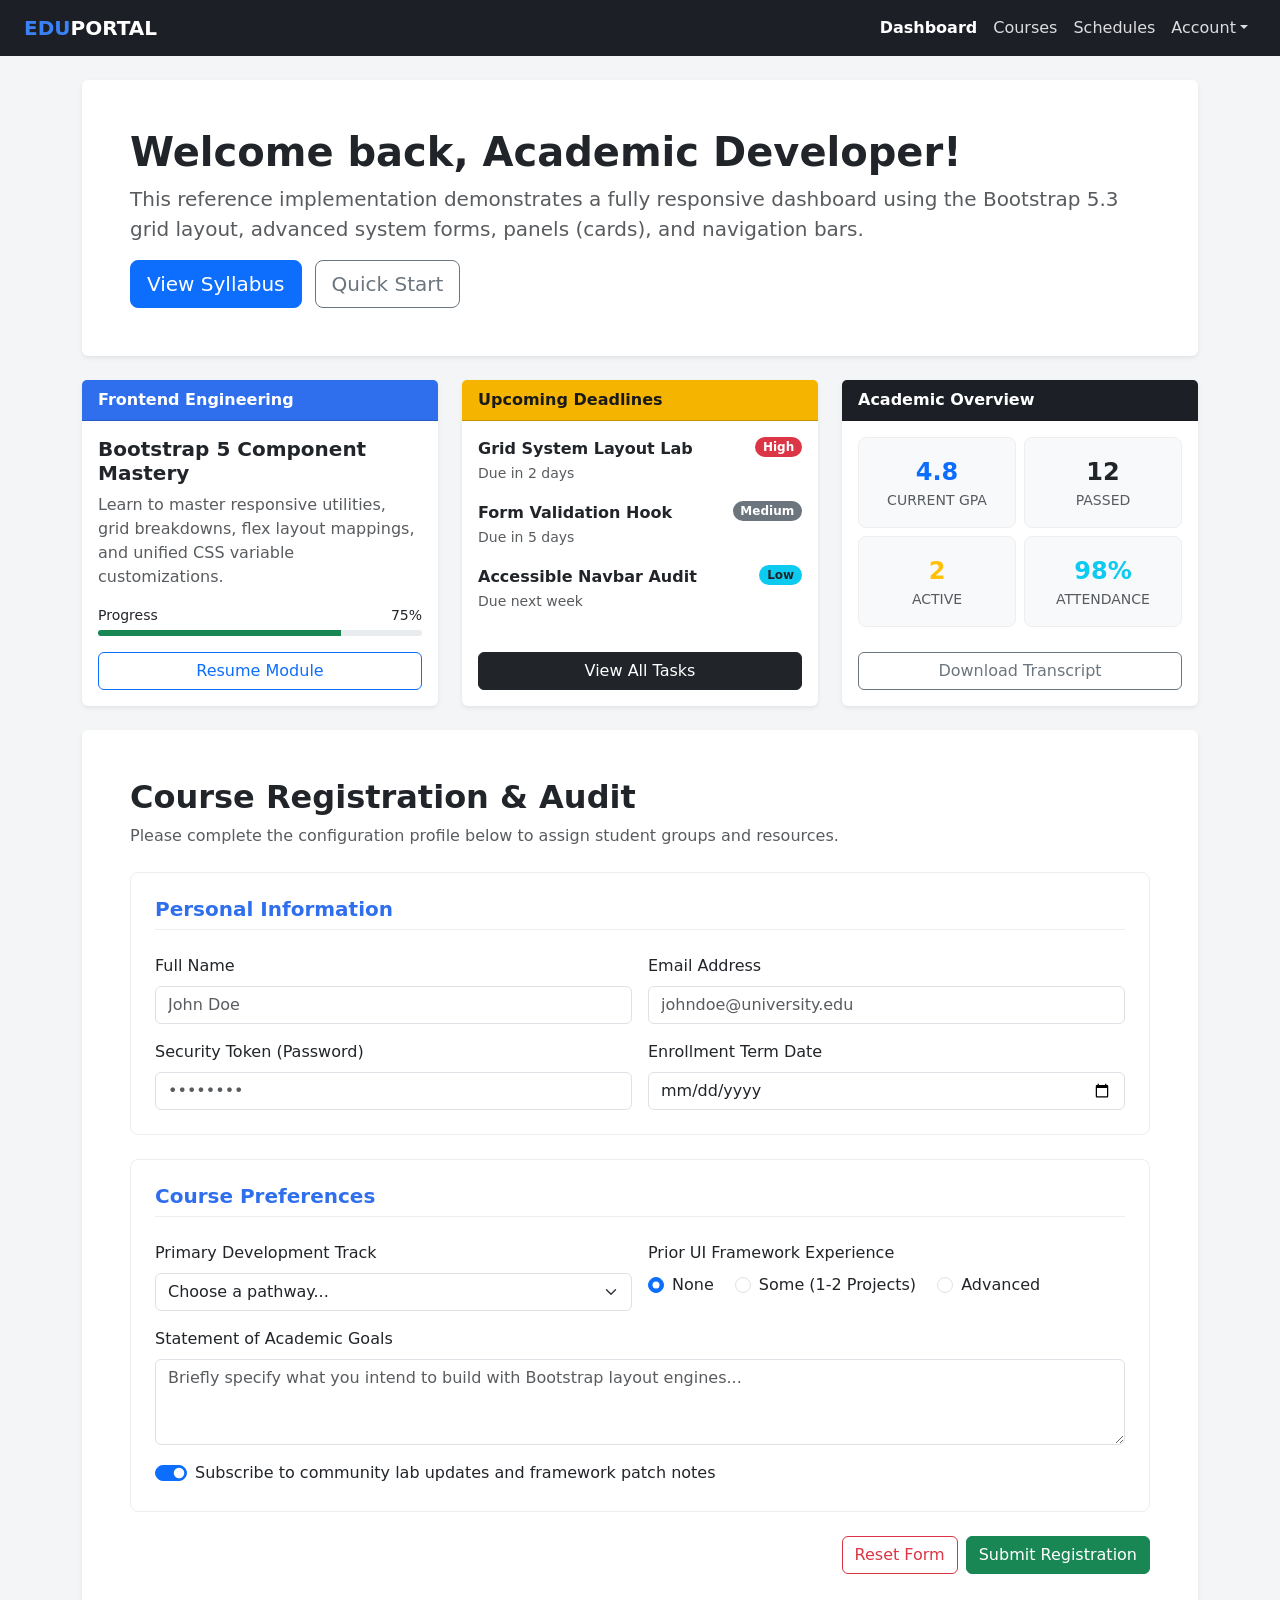
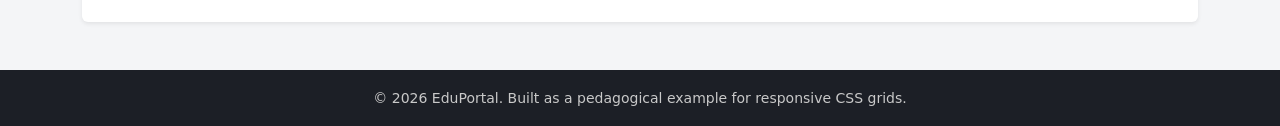
<file: Bootstrap/index.html>
<!DOCTYPE html>
<html lang="uk">
<head>
<meta charset="UTF-8">
<meta name="viewport" content="width=device-width, initial-scale=1.0">
<title>EduPortal</title>
<link href="https://cdnjs.cloudflare.com/ajax/libs/bootstrap/5.3.3/css/bootstrap.min.css" rel="stylesheet">
<link rel="stylesheet" href="style.css">
</head>
<body>

<!-- Navbar -->
<nav class="navbar navbar-expand-lg navbar-dark" style="background:#1c1f26;">
  <div class="container-fluid px-4">
    <a class="navbar-brand fw-bold" href="#"><span class="edu">EDU</span>PORTAL</a>
    <button class="navbar-toggler" type="button" data-bs-toggle="collapse" data-bs-target="#nav">
      <span class="navbar-toggler-icon"></span>
    </button>
    <div class="collapse navbar-collapse justify-content-end" id="nav">
      <ul class="navbar-nav">
        <li class="nav-item"><a class="nav-link active" href="#">Dashboard</a></li>
        <li class="nav-item"><a class="nav-link" href="#">Courses</a></li>
        <li class="nav-item"><a class="nav-link" href="#">Schedules</a></li>
        <li class="nav-item dropdown">
          <a class="nav-link dropdown-toggle" href="#" data-bs-toggle="dropdown">Account</a>
          <ul class="dropdown-menu dropdown-menu-end">
            <li><a class="dropdown-item" href="#">My Profile</a></li>
            <li><a class="dropdown-item" href="#">Settings</a></li>
            <li><hr class="dropdown-divider"></li>
            <li><a class="dropdown-item text-danger" href="#">Logout</a></li>
          </ul>
        </li>
      </ul>
    </div>
  </div>
</nav>

<div class="container my-4">

  <!-- Hero -->
  <div class="card p-4 p-md-5 mb-4 border-0 shadow-sm">
    <h1 class="fw-bold">Welcome back, Academic Developer!</h1>
    <p class="text-muted fs-5">This reference implementation demonstrates a fully responsive dashboard using the Bootstrap 5.3 grid layout, advanced system forms, panels (cards), and navigation bars.</p>
    <div>
      <button class="btn btn-primary btn-lg me-2">View Syllabus</button>
      <button class="btn btn-outline-secondary btn-lg">Quick Start</button>
    </div>
  </div>

  <!-- Three status cards -->
  <div class="row g-4 mb-4">
    <div class="col-md-4">
      <div class="card h-100 border-0 shadow-sm">
        <div class="card-header card-header-blue fw-semibold">Frontend Engineering</div>
        <div class="card-body d-flex flex-column">
          <h5 class="fw-bold">Bootstrap 5 Component Mastery</h5>
          <p class="text-muted">Learn to master responsive utilities, grid breakdowns, flex layout mappings, and unified CSS variable customizations.</p>
          <div class="mt-auto">
            <div class="d-flex justify-content-between small mb-1">
              <span>Progress</span><span>75%</span>
            </div>
            <div class="progress mb-3" style="height:6px;">
              <div class="progress-bar bg-success" style="width:75%"></div>
            </div>
            <button class="btn btn-outline-primary w-100">Resume Module</button>
          </div>
        </div>
      </div>
    </div>

    <div class="col-md-4">
      <div class="card h-100 border-0 shadow-sm">
        <div class="card-header card-header-yellow fw-semibold">Upcoming Deadlines</div>
        <div class="card-body d-flex flex-column">
          <div class="d-flex justify-content-between align-items-start mb-3">
            <div><strong>Grid System Layout Lab</strong><br><span class="text-muted small">Due in 2 days</span></div>
            <span class="badge rounded-pill bg-danger">High</span>
          </div>
          <div class="d-flex justify-content-between align-items-start mb-3">
            <div><strong>Form Validation Hook</strong><br><span class="text-muted small">Due in 5 days</span></div>
            <span class="badge rounded-pill bg-secondary">Medium</span>
          </div>
          <div class="d-flex justify-content-between align-items-start mb-3">
            <div><strong>Accessible Navbar Audit</strong><br><span class="text-muted small">Due next week</span></div>
            <span class="badge rounded-pill bg-info text-dark">Low</span>
          </div>
          <button class="btn btn-dark w-100 mt-auto">View All Tasks</button>
        </div>
      </div>
    </div>

    <div class="col-md-4">
      <div class="card h-100 border-0 shadow-sm">
        <div class="card-header card-header-dark fw-semibold">Academic Overview</div>
        <div class="card-body d-flex flex-column">
          <div class="row g-2 mb-3">
            <div class="col-6">
              <div class="stat-box">
                <div class="fs-4 fw-bold text-primary">4.8</div>
                <div class="small text-muted">CURRENT GPA</div>
              </div>
            </div>
            <div class="col-6">
              <div class="stat-box">
                <div class="fs-4 fw-bold">12</div>
                <div class="small text-muted">PASSED</div>
              </div>
            </div>
            <div class="col-6">
              <div class="stat-box">
                <div class="fs-4 fw-bold text-warning">2</div>
                <div class="small text-muted">ACTIVE</div>
              </div>
            </div>
            <div class="col-6">
              <div class="stat-box">
                <div class="fs-4 fw-bold text-info">98%</div>
                <div class="small text-muted">ATTENDANCE</div>
              </div>
            </div>
          </div>
          <button class="btn btn-outline-secondary w-100 mt-auto">Download Transcript</button>
        </div>
      </div>
    </div>
  </div>

  <!-- Registration form -->
  <div class="card border-0 shadow-sm p-4 p-md-5 mb-4">
    <h2 class="fw-bold">Course Registration &amp; Audit</h2>
    <p class="text-muted mb-4">Please complete the configuration profile below to assign student groups and resources.</p>

    <form>
      <div class="form-section mb-4">
        <h5 class="section-label">Personal Information</h5>
        <div class="row g-3">
          <div class="col-md-6">
            <label class="form-label">Full Name</label>
            <input type="text" class="form-control" placeholder="John Doe">
          </div>
          <div class="col-md-6">
            <label class="form-label">Email Address</label>
            <input type="email" class="form-control" placeholder="johndoe@university.edu">
          </div>
          <div class="col-md-6">
            <label class="form-label">Security Token (Password)</label>
            <input type="password" class="form-control" placeholder="••••••••">
          </div>
          <div class="col-md-6">
            <label class="form-label">Enrollment Term Date</label>
            <input type="date" class="form-control">
          </div>
        </div>
      </div>

      <div class="form-section mb-4">
        <h5 class="section-label">Course Preferences</h5>
        <div class="row g-3 mb-3">
          <div class="col-md-6">
            <label class="form-label">Primary Development Track</label>
            <select class="form-select">
              <option selected>Choose a pathway...</option>
              <option>Frontend Architecture (HTML/CSS/Bootstrap)</option>
              <option>Backend Engineering (Node.js/Python)</option>
              <option>Full-stack Advanced Applications</option>
            </select>
          </div>
          <div class="col-md-6">
            <label class="form-label d-block">Prior UI Framework Experience</label>
            <div class="form-check form-check-inline">
              <input class="form-check-input" type="radio" name="exp" id="exp1" checked>
              <label class="form-check-label" for="exp1">None</label>
            </div>
            <div class="form-check form-check-inline">
              <input class="form-check-input" type="radio" name="exp" id="exp2">
              <label class="form-check-label" for="exp2">Some (1-2 Projects)</label>
            </div>
            <div class="form-check form-check-inline">
              <input class="form-check-input" type="radio" name="exp" id="exp3">
              <label class="form-check-label" for="exp3">Advanced</label>
            </div>
          </div>
        </div>
        <div class="mb-3">
          <label class="form-label">Statement of Academic Goals</label>
          <textarea class="form-control" rows="3" placeholder="Briefly specify what you intend to build with Bootstrap layout engines..."></textarea>
        </div>
        <div class="form-check form-switch">
          <input class="form-check-input" type="checkbox" role="switch" id="subscribe" checked>
          <label class="form-check-label" for="subscribe">Subscribe to community lab updates and framework patch notes</label>
        </div>
      </div>

      <div class="d-flex justify-content-end gap-2">
        <button type="reset" class="btn btn-outline-danger">Reset Form</button>
        <button type="submit" class="btn btn-success">Submit Registration</button>
      </div>
    </form>
  </div>

</div>

<footer class="text-center py-3 mt-5">
  <small>© 2026 EduPortal. Built as a pedagogical example for responsive CSS grids.</small>
</footer>

<script src="https://cdnjs.cloudflare.com/ajax/libs/bootstrap/5.3.3/js/bootstrap.bundle.min.js"></script>
</body>
</html>
</file>
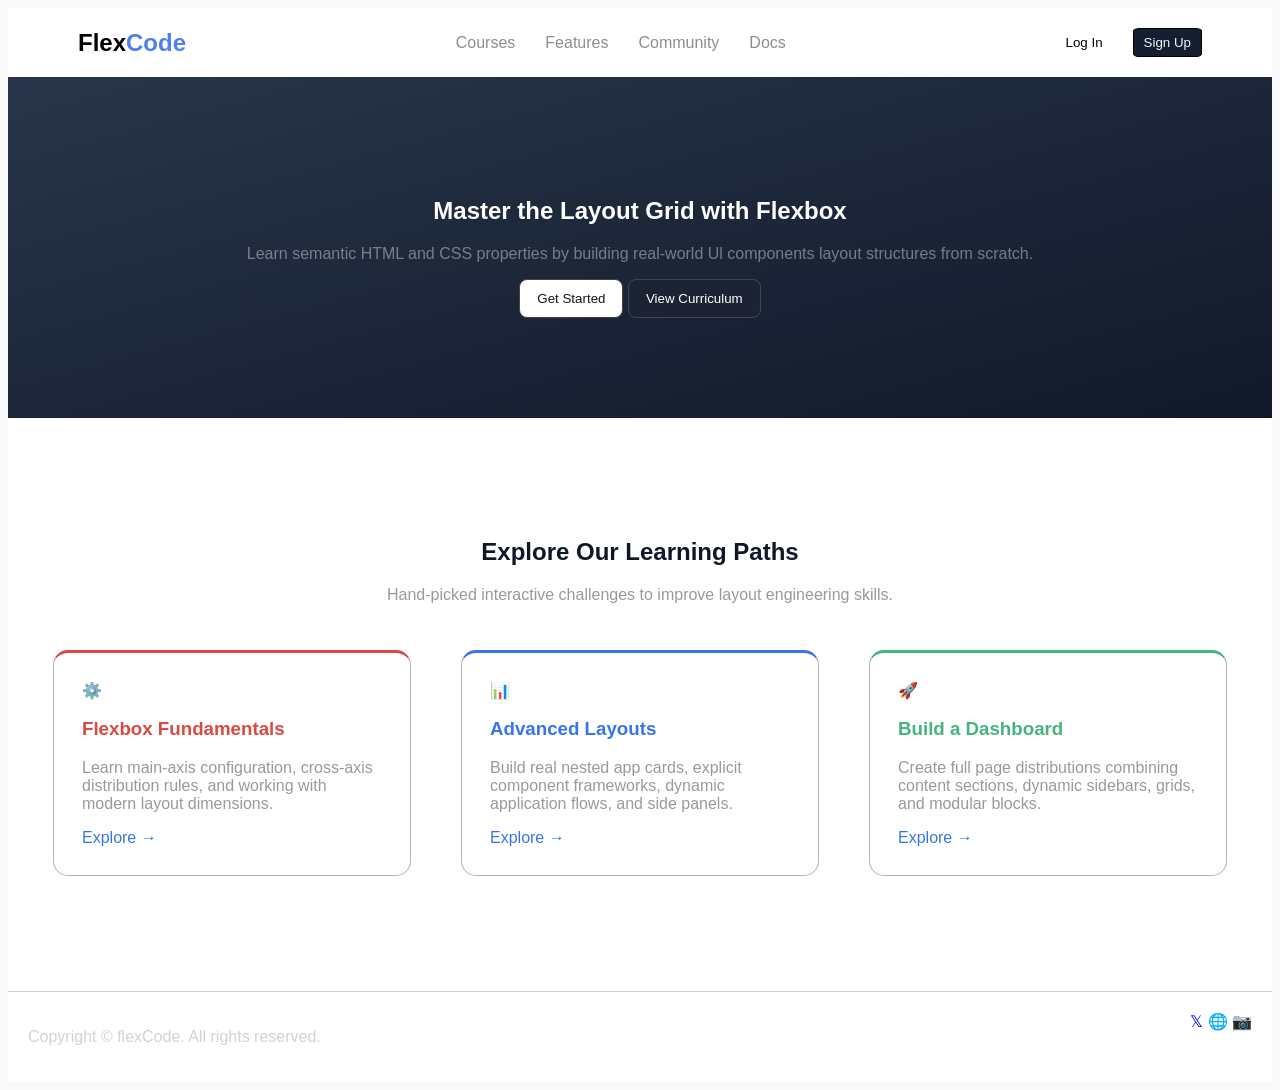
<file: CSS-FlexHW/index.html>
<!DOCTYPE html>
<html lang="en">
<head>
    <meta charset="UTF-8">
    <meta name="viewport" content="width=device-width, initial-scale=1.0">
    <title>FlexCode</title>
    <link rel="stylesheet" href="style.css">
</head>
<body>
    <header>
            <div id="logo">Flex<span>Code</span></div>
            <div class="menu">
                <a href="#">Courses</a>
                <a href="#">Features</a>
                <a href="#">Community</a>
                <a href="#">Docs</a>
            </div>
            <div class="button">
                <button id="log-in">Log In</button>
                <button id="sign-up">Sign Up</button>
            </div>
    </header>
    <main>
        <section class="top">
            <h1>Master the Layout Grid with Flexbox</h1>
            <p>Learn semantic HTML and CSS properties by building real-world Ul components layout structures from scratch.</p>
            <button id="get-started">Get Started</button>
            <button id="view-c">View Curriculum</button>

        </section>
        <section class="courses">
            <h2>Explore Our Learning Paths</h2>
            <p>Hand-picked interactive challenges to improve layout engineering skills.</p>
        
            <div class="courses-box">
                <div class="box" id="box1">
                    <div>⚙️</div>
                    <h3>Flexbox Fundamentals</h3>
                    <p>Learn main-axis configuration, cross-axis distribution rules, and working with modern layout dimensions.</p>
                    <a href="#" class="explore">Explore →</a>
                </div>
                <div class="box" id="box2">
                    <div>📊</div>
                    <h3>Advanced Layouts</h3>
                    <p>Build real nested app cards, explicit component frameworks, dynamic application flows, and side panels.</p>
                    <a href="#" class="explore">Explore →</a>
                </div>
                <div class="box" id="box3">
                    <div>🚀</div>
                    <h3>Build a Dashboard</h3>
                    <p>Create full page distributions combining content sections, dynamic sidebars, grids, and modular blocks.</p>
                    <a href="#" class="explore">Explore →</a>

                </div>
            </div>
        </section>
    </main>
    <footer>
        <div>
            <p>Copyright © flexCode. All rights reserved.</p>
        </div>
        <div class="icon">
            <a href="#">𝕏</a>
            <a href="#">🌐</a>
            <a href="#">📷</a>
        </div>
    </footer>
    
</body>
</html>
</file>
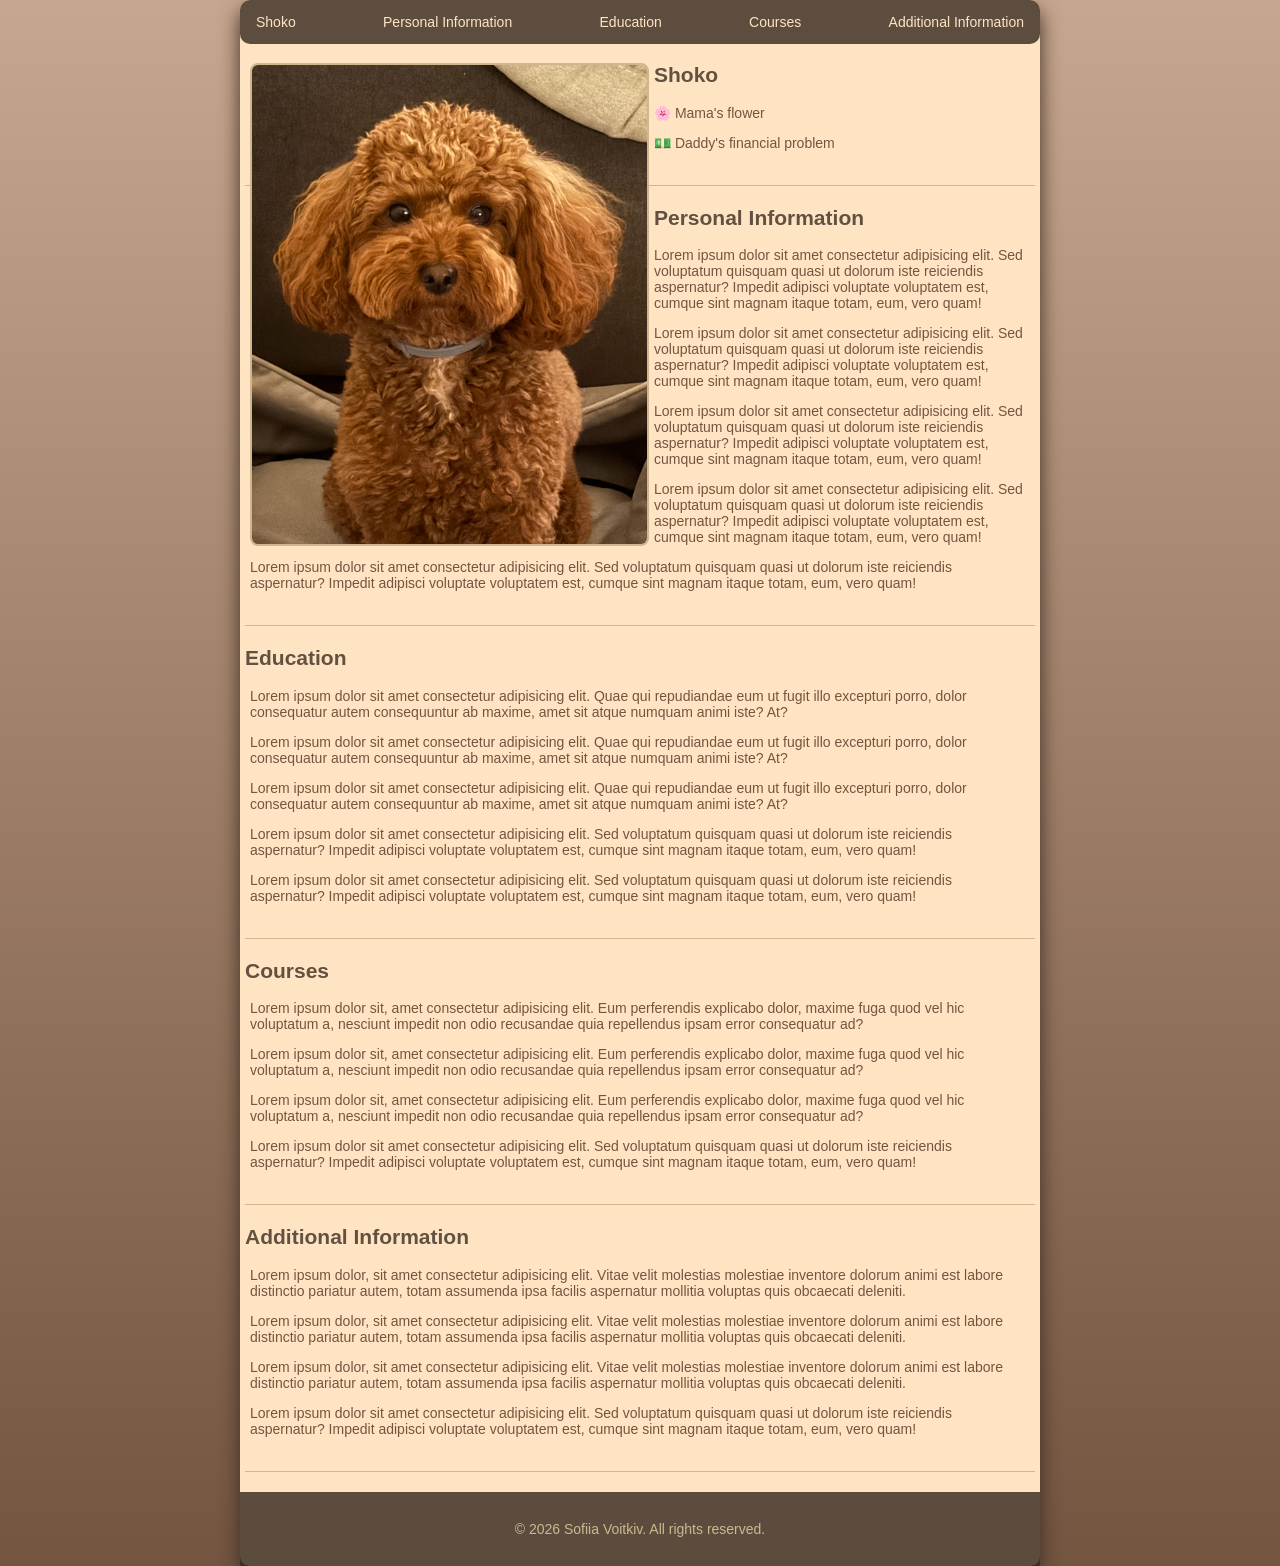
<file: CSS-HW2/index.html>
<!DOCTYPE html>
<html lang="en">
<head>
    <meta charset="UTF-8">
    <meta name="viewport" content="width=device-width, initial-scale=1.0">
    <title>Shoko</title>
    <link rel="stylesheet" href="style.css">
</head>
<body>
    <header>
        <nav>
            <ul>
                <li>
                    <a href="#shokoCV">Shoko</a>
                </li>
                <li>
                    <a href="#personal-info">Personal Information</a>
                </li>
                <li>
                    <a href="#education">Education</a>
                </li>
                <li>
                    <a href="#courses">Courses</a>
                </li>
                <li>
                    <a href="#add-info">Additional Information</a>
                </li>
            </ul>
        </nav>
    </header>
    <main>
        <!-- <h1 id="shokoCV">Shoko</h1> -->
        <section>
            <img src="photo.png" alt="Profile Photo">
            <h1 id="shokoCV">Shoko</h1>
            <p>🌸 Mama's flower</p>
            <p>💵 Daddy's financial problem</p>

        </section>
        <h2 id="personal-info">Personal Information</h2>
        <section>
            <p>Lorem ipsum dolor sit amet consectetur adipisicing elit. Sed voluptatum quisquam quasi ut dolorum iste reiciendis aspernatur? Impedit adipisci voluptate voluptatem est, cumque sint magnam itaque totam, eum, vero quam!</p>
            <p>Lorem ipsum dolor sit amet consectetur adipisicing elit. Sed voluptatum quisquam quasi ut dolorum iste reiciendis aspernatur? Impedit adipisci voluptate voluptatem est, cumque sint magnam itaque totam, eum, vero quam!</p>
            <p>Lorem ipsum dolor sit amet consectetur adipisicing elit. Sed voluptatum quisquam quasi ut dolorum iste reiciendis aspernatur? Impedit adipisci voluptate voluptatem est, cumque sint magnam itaque totam, eum, vero quam!</p>
            <p>Lorem ipsum dolor sit amet consectetur adipisicing elit. Sed voluptatum quisquam quasi ut dolorum iste reiciendis aspernatur? Impedit adipisci voluptate voluptatem est, cumque sint magnam itaque totam, eum, vero quam!</p>
            <p>Lorem ipsum dolor sit amet consectetur adipisicing elit. Sed voluptatum quisquam quasi ut dolorum iste reiciendis aspernatur? Impedit adipisci voluptate voluptatem est, cumque sint magnam itaque totam, eum, vero quam!</p>
            
        </section>
        <h2 id="education">Education</h2>
        <section>
            <p>Lorem ipsum dolor sit amet consectetur adipisicing elit. Quae qui repudiandae eum ut fugit illo excepturi porro, dolor consequatur autem consequuntur ab maxime, amet sit atque numquam animi iste? At?</p>
            <p>Lorem ipsum dolor sit amet consectetur adipisicing elit. Quae qui repudiandae eum ut fugit illo excepturi porro, dolor consequatur autem consequuntur ab maxime, amet sit atque numquam animi iste? At?</p>
            <p>Lorem ipsum dolor sit amet consectetur adipisicing elit. Quae qui repudiandae eum ut fugit illo excepturi porro, dolor consequatur autem consequuntur ab maxime, amet sit atque numquam animi iste? At?</p>
            <p>Lorem ipsum dolor sit amet consectetur adipisicing elit. Sed voluptatum quisquam quasi ut dolorum iste reiciendis aspernatur? Impedit adipisci voluptate voluptatem est, cumque sint magnam itaque totam, eum, vero quam!</p>
            <p>Lorem ipsum dolor sit amet consectetur adipisicing elit. Sed voluptatum quisquam quasi ut dolorum iste reiciendis aspernatur? Impedit adipisci voluptate voluptatem est, cumque sint magnam itaque totam, eum, vero quam!</p>
            
        </section>
        <h2 id="courses">Courses</h2>
        <section>
          <p>Lorem ipsum dolor sit, amet consectetur adipisicing elit. Eum perferendis explicabo dolor, maxime fuga quod vel hic voluptatum a, nesciunt impedit non odio recusandae quia repellendus ipsam error consequatur ad?</p>
          <p>Lorem ipsum dolor sit, amet consectetur adipisicing elit. Eum perferendis explicabo dolor, maxime fuga quod vel hic voluptatum a, nesciunt impedit non odio recusandae quia repellendus ipsam error consequatur ad?</p>
          <p>Lorem ipsum dolor sit, amet consectetur adipisicing elit. Eum perferendis explicabo dolor, maxime fuga quod vel hic voluptatum a, nesciunt impedit non odio recusandae quia repellendus ipsam error consequatur ad?</p>
          <p>Lorem ipsum dolor sit amet consectetur adipisicing elit. Sed voluptatum quisquam quasi ut dolorum iste reiciendis aspernatur? Impedit adipisci voluptate voluptatem est, cumque sint magnam itaque totam, eum, vero quam!</p>
          
        </section>
        <h2 id="add-info">Additional Information</h2>
        <section>
            <p>Lorem ipsum dolor, sit amet consectetur adipisicing elit. Vitae velit molestias molestiae inventore dolorum animi est labore distinctio pariatur autem, totam assumenda ipsa facilis aspernatur mollitia voluptas quis obcaecati deleniti.</p>
            <p>Lorem ipsum dolor, sit amet consectetur adipisicing elit. Vitae velit molestias molestiae inventore dolorum animi est labore distinctio pariatur autem, totam assumenda ipsa facilis aspernatur mollitia voluptas quis obcaecati deleniti.</p>
            <p>Lorem ipsum dolor, sit amet consectetur adipisicing elit. Vitae velit molestias molestiae inventore dolorum animi est labore distinctio pariatur autem, totam assumenda ipsa facilis aspernatur mollitia voluptas quis obcaecati deleniti.</p>
            <p>Lorem ipsum dolor sit amet consectetur adipisicing elit. Sed voluptatum quisquam quasi ut dolorum iste reiciendis aspernatur? Impedit adipisci voluptate voluptatem est, cumque sint magnam itaque totam, eum, vero quam!</p>
            
        </section>
    </main>
    <footer>
        <p>&copy; 2026 Sofiia Voitkiv. All rights reserved.</p>
    </footer>
</body>
</html>
</file>
<file: Bootstrap/style.css>
body {
  background: #f4f5f7;
}

.navbar-brand span.edu {
  color: #3b82f6;
}

.navbar-dark .navbar-nav .nav-link {
  color: rgba(255, 255, 255, 0.85);
}

.navbar-dark .navbar-nav .nav-link.active {
  color: #fff;
  font-weight: 600;
}

.card-header-blue {
  background: #2f6fed;
  color: #fff;
}

.card-header-yellow {
  background: #f5b400;
  color: #1a1a1a;
}

.card-header-dark {
  background: #1c1f26;
  color: #fff;
}

.stat-box {
  background: #f8f9fb;
  border: 1px solid #eee;
  border-radius: 0.5rem;
  padding: 1rem;
  text-align: center;
}

.section-label {
  color: #2f6fed;
  font-weight: 700;
  border-bottom: 1px solid #eee;
  padding-bottom: 0.5rem;
  margin-bottom: 1.5rem;
}

.form-section {
  border: 1px solid #eee;
  border-radius: 0.5rem;
  padding: 1.5rem;
}

footer {
  background: #1c1f26;
  color: #c9c9c9;
}

.card {
  transition: transform 0.2s ease, box-shadow 0.2s ease;
}

.card:hover {
  transform: translateY(-6px);
  box-shadow: 0 10px 20px rgba(0, 0, 0, 0.1);
}
</file>
<file: CSS-FlexHW/style.css>
*{
    font-family: Arial, Helvetica, sans-serif;
}

body{
    background-color: rgb(249, 249, 249);
}

header{
    display: flex;
    justify-content: space-between;
    align-items: center;
    padding: 20px 70px;
    background: white;
    flex-wrap: wrap;
}


.menu {
    display: flex;
    gap: 30px;
    /* cursor: pointer; */
    align-items: center;
    justify-content: center;
}

.menu a{
    text-decoration: none;
    color: rgb(142, 142, 142);
    cursor: pointer;
}

.menu a:hover{
    color: rgb(78, 128, 238);
}

#logo{
    font-size: 24px;
    font-weight: bold;
    cursor: pointer
}

#logo span{
    color: rgb(78, 128, 238);
}

.button{
    display: flex;
    gap: 20px;
    align-items: center;
    justify-content: flex-end;
}

#log-in {
    background-color: white;
    border: none;
    border-radius: 10%;
    color: black;
    padding: 6px 10px;
    cursor: pointer;
}

#log-in:hover{
    color: white;
    background-color: black;
    border: 1px solid;
    border-color: black;
}

#sign-up {
    background-color: #151e31;
    border: 1px solid black;
    border-radius: 10%;
    color: #f4f4f4;
    padding: 6px 10px;
    cursor: pointer;
}

#sign-up:hover{
    color: black;
    background-color: white;
    border: 1px solid;
    border-color: black;
}

.top{
    background: linear-gradient(to bottom right, rgb(41, 53, 74), rgb(17, 24, 41));
    color: white;
    text-align: center;
    padding: 100px 20px;
}

.top p{
    color: rgba(255, 255, 255, 0.4);
}

#get-started{
    background-color: white;
    border: 1px solid #444;
    color: rgb(23, 22, 22);
    border-radius: 8px;
    padding: 11px 17px;
    cursor: pointer;
}

#view-c{
    background-color: rgb(28, 35, 52);
    border: 1px solid #444;
    color: white;
    border-radius: 8px;
    padding: 11px 17px;
    cursor: pointer;
}

#get-started:hover{
    background-color: rgb(28, 35, 52);
    color: white;
}

#view-c:hover{
    background-color: white;
    color: rgb(28, 35, 52);
}

.courses{
    background-color: white;
    color: #0f172a;
    text-align: center;
    padding: 100px 20px;
}


.courses p {
    color: rgba(0, 0, 0, 0.4);
}

.courses-box{
    display: flex;
    flex-direction: row;
    justify-content: space-around;
    padding-top: 30px;
    flex-wrap: wrap;
}

.box{
    width: 300px;
    background-color: white;
    padding: 28px;
    margin-bottom: 15px;        
    text-align: left;
    border: 1px solid rgba(0, 0, 0, 0.3);
    border-radius: 15px;
}

#box1{
    border-top: 3px solid rgb(220, 73, 65);

}

#box2{
    border-top: 3px solid rgb(56, 117, 237);

}

#box3{
    border-top: 3px solid rgb(70, 180, 127);

}

#box1 h3{
    color: rgb(220, 73, 65);
}

#box2 h3{
    color: rgb(56, 117, 237);
}

#box3 h3{
    color: rgb(70, 180, 127);
}

.explore{
    text-decoration: none;
    color: rgb(56, 117, 237);

}

.explore:hover{
    text-decoration: underline;
}

footer{
    display: flex;
    justify-content: space-between;
    background-color: white;
    border-top: 1px solid #d4d2d2 ;
    color: #d4d2d2;
    padding: 20px;
}

footer a{
    text-decoration: none;
}
</file>
<file: CSS-HW2/style.css>
html {
    background: linear-gradient(rgb(199, 166, 143), rgb(115, 85, 64));
    scroll-behavior: smooth;
}
body{
    font-family: Verdana, Geneva, Tahoma, sans-serif;
    font-size: 14px;
    color: rgb(115, 85, 64);
    width: 800px;
    margin: 0px auto;
    background-color: bisque;
    border-radius: 10px;
    box-shadow: 0 10px 20px rgba(59, 45, 34);
    /* background: linear-gradient(rgb(199, 166, 143), rgb(115, 85, 64));
    scroll-behavior: smooth; */

}

main{
    padding-top: 46px;
    
}

ul{
    list-style-type: none;
    display: flex;
    background-color: rgba(59, 45, 34, 0.827);
    margin: 0;
    padding: 0;
    width: 100%;
    text-align: center;
    justify-content: space-between;
    border-radius: 10px;
    
  
}

a {
  display: block;
  color: bisque;
  text-align: center;
  padding: 14px 16px;
  text-decoration: none;
}

nav{
    position: fixed;
    max-width: 800px;
    width: 100%;
    top: 0;
}

h1, h2, section {
  scroll-margin-top: 50px; 
}

h1, h2{
    color: #625141;
}

img {
  float: left;
  margin: 0 15px 10px 0;
  max-width: 50%;
  border: 2px solid #ceb78f;
  padding: 0%;
  border-radius: 8px;
}

section,
p,
img,
h1,
h2 {
  margin-left: 5px;
  margin-right: 5px;
}

section {
  border-bottom: 1px solid #ceb78f;
  padding-bottom: 20px;
  margin-bottom: 20px;
}

a:hover{
    color: #8d745c;
}

footer {
  color: #ceb78f;
  background-color: rgba(59, 45, 34, 0.827);
  padding: 15px;
  text-align: center;
  margin-top: 0;
}
</file>
